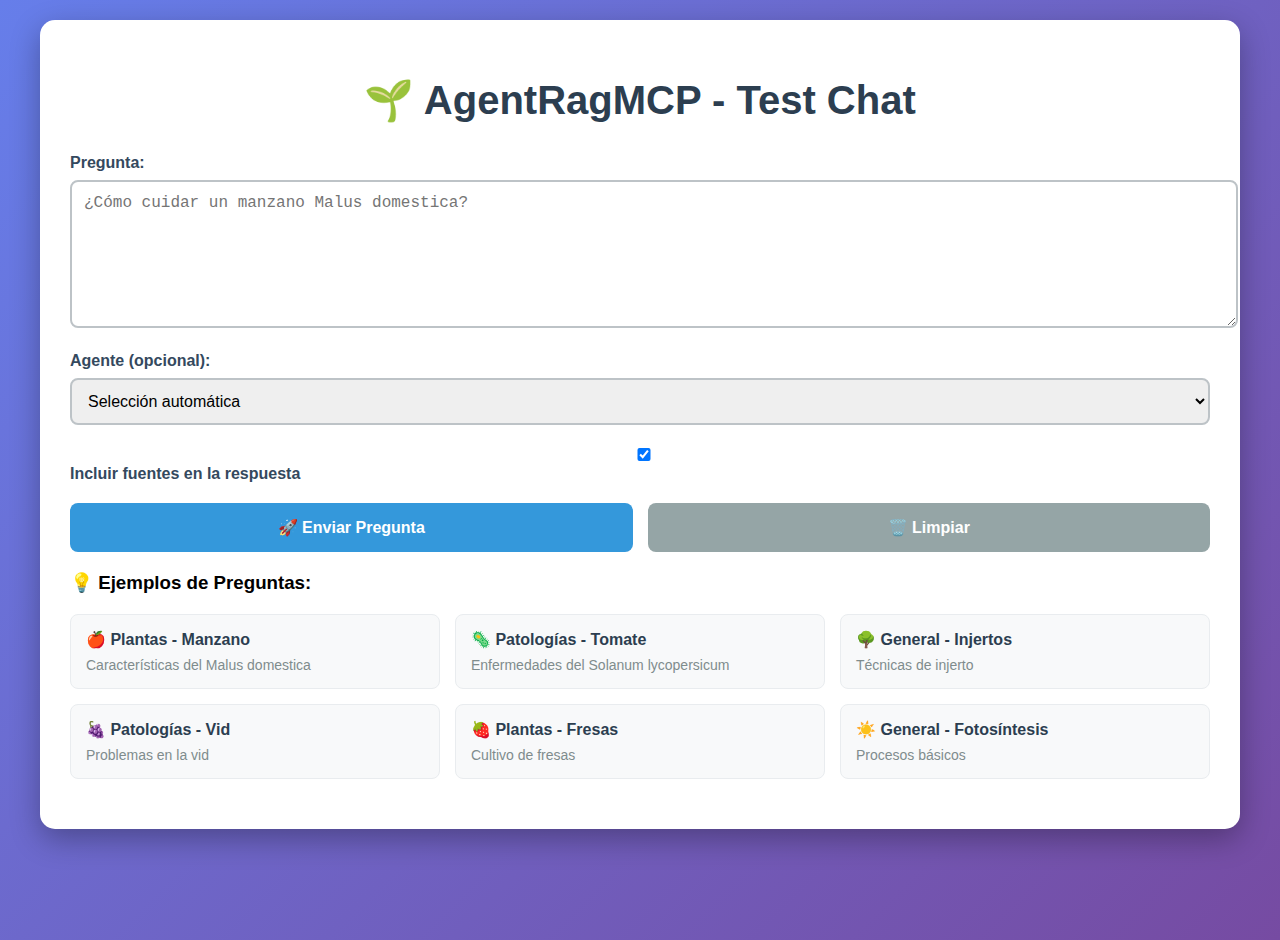
<file: frontend/test_chat.html>
<!DOCTYPE html>
<html lang="es">
<head>
    <meta charset="UTF-8">
    <meta name="viewport" content="width=device-width, initial-scale=1.0">
    <title>AgentRagMCP - Test Chat</title>
    <style>
        body {
            font-family: 'Segoe UI', Tahoma, Geneva, Verdana, sans-serif;
            max-width: 1200px;
            margin: 0 auto;
            padding: 20px;
            background: linear-gradient(135deg, #667eea 0%, #764ba2 100%);
            min-height: 100vh;
        }
        
        .container {
            background: white;
            border-radius: 15px;
            padding: 30px;
            box-shadow: 0 10px 30px rgba(0,0,0,0.3);
        }
        
        h1 {
            color: #2c3e50;
            text-align: center;
            margin-bottom: 30px;
            font-size: 2.5em;
        }
        
        .form-group {
            margin-bottom: 20px;
        }
        
        label {
            display: block;
            margin-bottom: 8px;
            font-weight: bold;
            color: #34495e;
        }
        
        textarea, select, input {
            width: 100%;
            padding: 12px;
            border: 2px solid #bdc3c7;
            border-radius: 8px;
            font-size: 16px;
            transition: border-color 0.3s;
        }
        
        textarea:focus, select:focus, input:focus {
            outline: none;
            border-color: #3498db;
        }
        
        textarea {
            height: 120px;
            resize: vertical;
        }
        
        .button-group {
            display: flex;
            gap: 15px;
            margin: 20px 0;
        }
        
        button {
            flex: 1;
            padding: 15px 25px;
            border: none;
            border-radius: 8px;
            font-size: 16px;
            font-weight: bold;
            cursor: pointer;
            transition: all 0.3s;
        }
        
        .btn-primary {
            background: #3498db;
            color: white;
        }
        
        .btn-primary:hover {
            background: #2980b9;
            transform: translateY(-2px);
        }
        
        .btn-secondary {
            background: #95a5a6;
            color: white;
        }
        
        .btn-secondary:hover {
            background: #7f8c8d;
        }
        
        .examples {
            display: grid;
            grid-template-columns: repeat(auto-fit, minmax(300px, 1fr));
            gap: 15px;
            margin: 20px 0;
        }
        
        .example-card {
            background: #f8f9fa;
            border: 1px solid #e9ecef;
            border-radius: 8px;
            padding: 15px;
            cursor: pointer;
            transition: all 0.3s;
        }
        
        .example-card:hover {
            background: #e3f2fd;
            border-color: #3498db;
            transform: translateY(-2px);
        }
        
        .example-title {
            font-weight: bold;
            color: #2c3e50;
            margin-bottom: 8px;
        }
        
        .example-text {
            color: #7f8c8d;
            font-size: 14px;
        }
        
        .response-container {
            margin-top: 30px;
            padding: 20px;
            background: #f8f9fa;
            border-radius: 8px;
            border-left: 4px solid #3498db;
        }
        
        .response-header {
            display: flex;
            justify-content: space-between;
            align-items: center;
            margin-bottom: 15px;
        }
        
        .agent-info {
            background: #3498db;
            color: white;
            padding: 5px 15px;
            border-radius: 20px;
            font-size: 12px;
            font-weight: bold;
        }
        
        .confidence-bar {
            width: 100px;
            height: 10px;
            background: #ecf0f1;
            border-radius: 5px;
            overflow: hidden;
        }
        
        .confidence-fill {
            height: 100%;
            background: linear-gradient(90deg, #e74c3c, #f39c12, #27ae60);
            transition: width 0.5s;
        }
        
        .answer {
            background: white;
            padding: 20px;
            border-radius: 8px;
            margin: 15px 0;
            line-height: 1.6;
        }
        
        .sources {
            margin-top: 15px;
        }
        
        .source-item {
            background: #ffffff;
            border: 1px solid #e9ecef;
            border-radius: 5px;
            padding: 10px;
            margin: 8px 0;
            font-size: 12px;
        }
        
        .metadata {
            display: grid;
            grid-template-columns: repeat(auto-fit, minmax(150px, 1fr));
            gap: 10px;
            margin-top: 15px;
            font-size: 12px;
        }
        
        .metadata-item {
            background: white;
            padding: 8px;
            border-radius: 5px;
            text-align: center;
        }
        
        .loading {
            display: none;
            text-align: center;
            margin: 20px 0;
        }
        
        .spinner {
            border: 4px solid #f3f3f3;
            border-top: 4px solid #3498db;
            border-radius: 50%;
            width: 40px;
            height: 40px;
            animation: spin 1s linear infinite;
            margin: 0 auto 10px;
        }
        
        @keyframes spin {
            0% { transform: rotate(0deg); }
            100% { transform: rotate(360deg); }
        }
        
        .error {
            background: #e74c3c;
            color: white;
            padding: 15px;
            border-radius: 8px;
            margin: 15px 0;
        }
    </style>
</head>
<body>
    <div class="container">
        <h1>🌱 AgentRagMCP - Test Chat</h1>
        
        <form id="chatForm">
            <div class="form-group">
                <label for="question">Pregunta:</label>
                <textarea id="question" name="question" placeholder="¿Cómo cuidar un manzano Malus domestica?" required></textarea>
            </div>
            
            <div class="form-group">
                <label for="agentType">Agente (opcional):</label>
                <select id="agentType" name="agentType">
                    <option value="">Selección automática</option>
                    <option value="plants">Plants Agent (Información general)</option>
                    <option value="pathology">Pathology Agent (Enfermedades)</option>
                    <option value="general">General Agent (Consultas generales)</option>
                </select>
            </div>
            
            <div class="form-group">
                <label>
                    <input type="checkbox" id="includeSources" checked>
                    Incluir fuentes en la respuesta
                </label>
            </div>
            
            <div class="button-group">
                <button type="submit" class="btn-primary">🚀 Enviar Pregunta</button>
                <button type="button" class="btn-secondary" onclick="clearAll()">🗑️ Limpiar</button>
            </div>
        </form>
        
        <h3>💡 Ejemplos de Preguntas:</h3>
        <div class="examples">
            <div class="example-card" onclick="setExample('¿Cuáles son las características principales del Malus domestica?', 'plants')">
                <div class="example-title">🍎 Plantas - Manzano</div>
                <div class="example-text">Características del Malus domestica</div>
            </div>
            
            <div class="example-card" onclick="setExample('¿Qué enfermedades afectan al tomate y cómo tratarlas?', 'pathology')">
                <div class="example-title">🦠 Patologías - Tomate</div>
                <div class="example-text">Enfermedades del Solanum lycopersicum</div>
            </div>
            
            <div class="example-card" onclick="setExample('¿Cómo hacer un injerto en árboles frutales?', 'general')">
                <div class="example-title">🌳 General - Injertos</div>
                <div class="example-text">Técnicas de injerto</div>
            </div>
            
            <div class="example-card" onclick="setExample('Tratamiento para el oidio en Vitis vinifera', 'pathology')">
                <div class="example-title">🍇 Patologías - Vid</div>
                <div class="example-text">Problemas en la vid</div>
            </div>
            
            <div class="example-card" onclick="setExample('¿Cuándo plantar fresas Fragaria vesca?', 'plants')">
                <div class="example-title">🍓 Plantas - Fresas</div>
                <div class="example-text">Cultivo de fresas</div>
            </div>
            
            <div class="example-card" onclick="setExample('¿Qué es la fotosíntesis y cómo funciona?', 'general')">
                <div class="example-title">☀️ General - Fotosíntesis</div>
                <div class="example-text">Procesos básicos</div>
            </div>
        </div>
        
        <div class="loading" id="loading">
            <div class="spinner"></div>
            <p>Procesando pregunta...</p>
        </div>
        
        <div id="response"></div>
    </div>

    <script>
        const API_BASE = 'http://localhost:8000';
        
        function setExample(question, agentType) {
            document.getElementById('question').value = question;
            document.getElementById('agentType').value = agentType;
        }
        
        function clearAll() {
            document.getElementById('question').value = '';
            document.getElementById('agentType').value = '';
            document.getElementById('includeSources').checked = true;
            document.getElementById('response').innerHTML = '';
        }
        
        document.getElementById('chatForm').addEventListener('submit', async function(e) {
            e.preventDefault();
            
            const question = document.getElementById('question').value.trim();
            const agentType = document.getElementById('agentType').value;
            const includeSources = document.getElementById('includeSources').checked;
            
            if (!question) {
                alert('Por favor, introduce una pregunta.');
                return;
            }
            
            // Mostrar loading
            document.getElementById('loading').style.display = 'block';
            document.getElementById('response').innerHTML = '';
            
            try {
                const requestBody = {
                    question: question,
                    include_sources: includeSources,
                    language: 'es'
                };
                
                if (agentType) {
                    requestBody.agent_type = agentType;
                }
                
                const response = await fetch(`${API_BASE}/chat/`, {
                    method: 'POST',
                    headers: {
                        'Content-Type': 'application/json',
                    },
                    body: JSON.stringify(requestBody)
                });
                
                const data = await response.json();
                
                if (response.ok) {
                    displayResponse(data);
                } else {
                    displayError(data.detail || 'Error desconocido');
                }
                
            } catch (error) {
                displayError('Error de conexión: ' + error.message);
            } finally {
                document.getElementById('loading').style.display = 'none';
            }
        });
        
        function displayResponse(data) {
            const responseDiv = document.getElementById('response');
            
            const confidence = data.confidence || 0;
            const confidencePercent = Math.round(confidence * 100);
            
            responseDiv.innerHTML = `
                <div class="response-container">
                    <div class="response-header">
                        <div class="agent-info">${data.agent_type.toUpperCase()} AGENT</div>
                        <div>
                            <small>Confianza: ${confidencePercent}%</small>
                            <div class="confidence-bar">
                                <div class="confidence-fill" style="width: ${confidencePercent}%"></div>
                            </div>
                        </div>
                    </div>
                    
                    <div class="answer">
                        <strong>🤖 Respuesta:</strong><br>
                        ${data.answer.replace(/\n/g, '<br>')}
                    </div>
                    
                    ${data.sources && data.sources.length > 0 ? `
                        <div class="sources">
                            <strong>📚 Fuentes utilizadas:</strong>
                            ${data.sources.map(source => `
                                <div class="source-item">
                                    <strong>Contenido:</strong> ${source.content}<br>
                                    <strong>Metadatos:</strong> ${JSON.stringify(source.metadata, null, 2)}
                                </div>
                            `).join('')}
                        </div>
                    ` : ''}
                    
                    <div class="metadata">
                        <div class="metadata-item">
                            <strong>Sesión</strong><br>
                            ${data.session_id.substring(0, 8)}...
                        </div>
                        <div class="metadata-item">
                            <strong>Temática</strong><br>
                            ${data.topic}
                        </div>
                        <div class="metadata-item">
                            <strong>Tiempo</strong><br>
                            ${data.response_time ? (data.response_time * 1000).toFixed(0) + 'ms' : 'N/A'}
                        </div>
                        <div class="metadata-item">
                            <strong>Timestamp</strong><br>
                            ${new Date(data.timestamp).toLocaleTimeString()}
                        </div>
                    </div>
                </div>
            `;
        }
        
        function displayError(errorMessage) {
            const responseDiv = document.getElementById('response');
            responseDiv.innerHTML = `
                <div class="error">
                    <strong>❌ Error:</strong> ${errorMessage}
                </div>
            `;
        }
        
        // Health check al cargar la página
        async function checkHealth() {
            try {
                const response = await fetch(`${API_BASE}/health`);
                const data = await response.json();
                console.log('Sistema:', data);
            } catch (error) {
                console.warn('Sistema no disponible:', error);
            }
        }
        
        checkHealth();
    </script>
</body>
</html>
</file>
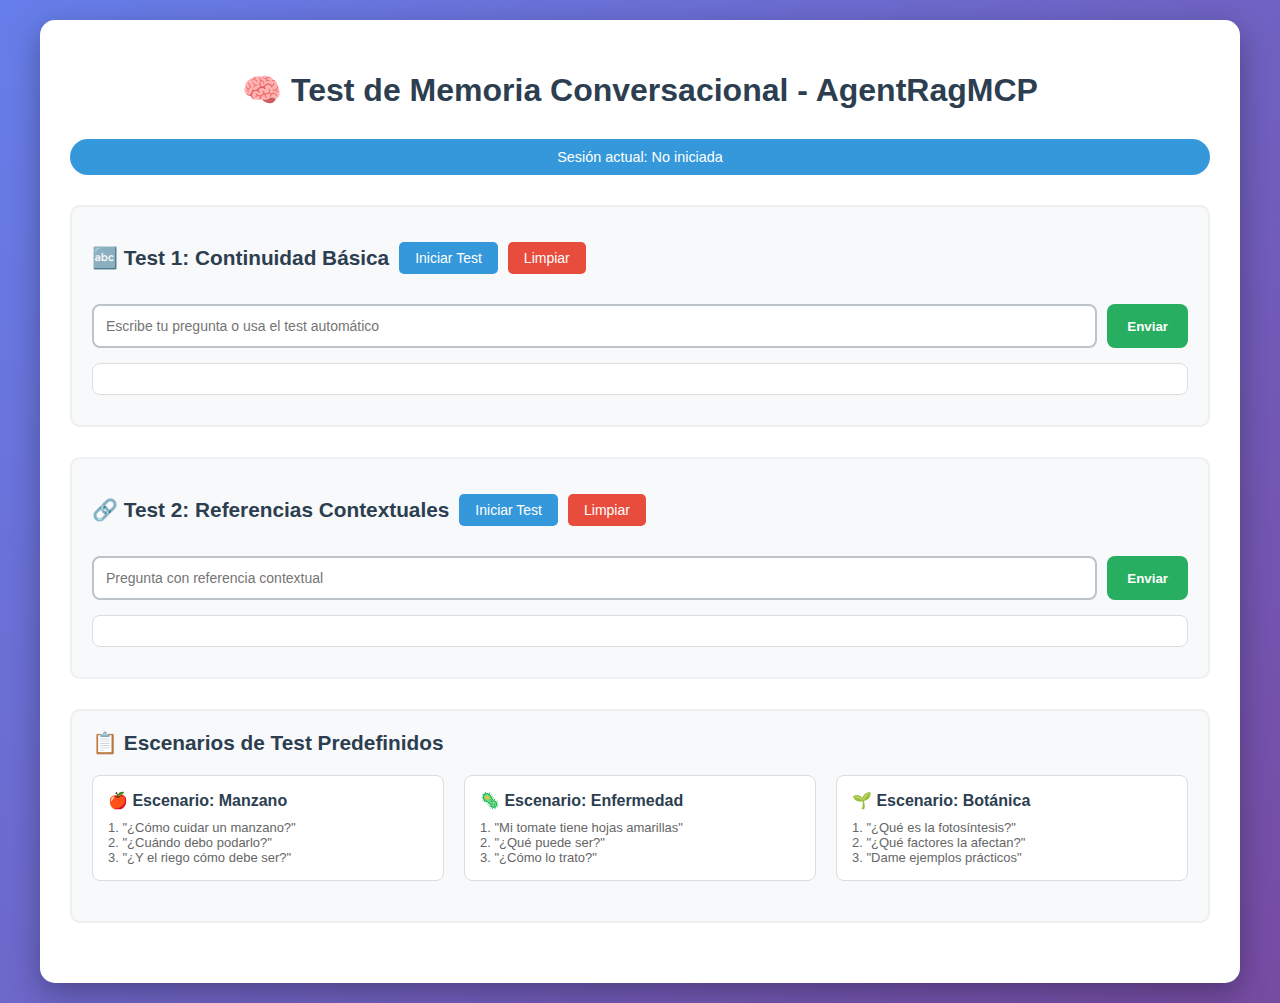
<file: frontend/test_memoria.html>
<!DOCTYPE html>
<html lang="es">
<head>
    <meta charset="UTF-8">
    <meta name="viewport" content="width=device-width, initial-scale=1.0">
    <title>Test Memoria Conversacional - AgentRagMCP</title>
    <style>
        body {
            font-family: 'Segoe UI', Tahoma, Geneva, Verdana, sans-serif;
            max-width: 1200px;
            margin: 0 auto;
            padding: 20px;
            background: linear-gradient(135deg, #667eea 0%, #764ba2 100%);
            min-height: 100vh;
        }
        
        .container {
            background: white;
            border-radius: 15px;
            padding: 30px;
            box-shadow: 0 10px 30px rgba(0,0,0,0.3);
        }
        
        h1 {
            color: #2c3e50;
            text-align: center;
            margin-bottom: 30px;
        }
        
        .test-section {
            margin: 30px 0;
            padding: 20px;
            border: 2px solid #ecf0f1;
            border-radius: 10px;
            background: #f8f9fa;
        }
        
        .test-title {
            font-size: 1.3em;
            font-weight: bold;
            color: #2c3e50;
            margin-bottom: 15px;
            display: flex;
            align-items: center;
            gap: 10px;
        }
        
        .session-info {
            background: #3498db;
            color: white;
            padding: 10px 15px;
            border-radius: 25px;
            font-size: 0.9em;
            margin-bottom: 20px;
            text-align: center;
        }
        
        .question-box {
            display: flex;
            gap: 10px;
            margin: 15px 0;
        }
        
        .question-input {
            flex: 1;
            padding: 12px;
            border: 2px solid #bdc3c7;
            border-radius: 8px;
            font-size: 14px;
        }
        
        .send-btn {
            padding: 12px 20px;
            background: #27ae60;
            color: white;
            border: none;
            border-radius: 8px;
            cursor: pointer;
            font-weight: bold;
        }
        
        .send-btn:hover {
            background: #219a52;
        }
        
        .send-btn:disabled {
            background: #95a5a6;
            cursor: not-allowed;
        }
        
        .conversation {
            max-height: 400px;
            overflow-y: auto;
            border: 1px solid #ddd;
            border-radius: 8px;
            padding: 15px;
            background: white;
            margin: 10px 0;
        }
        
        .message {
            margin: 10px 0;
            padding: 10px;
            border-radius: 8px;
        }
        
        .user-message {
            background: #e3f2fd;
            border-left: 4px solid #2196f3;
        }
        
        .bot-message {
            background: #f1f8e9;
            border-left: 4px solid #4caf50;
        }
        
        .message-meta {
            font-size: 12px;
            color: #666;
            margin-top: 5px;
        }
        
        .test-scenarios {
            display: grid;
            grid-template-columns: repeat(auto-fit, minmax(300px, 1fr));
            gap: 20px;
            margin: 20px 0;
        }
        
        .scenario-card {
            background: white;
            border: 1px solid #ddd;
            border-radius: 8px;
            padding: 15px;
            cursor: pointer;
            transition: all 0.3s;
        }
        
        .scenario-card:hover {
            background: #f0f8ff;
            border-color: #3498db;
        }
        
        .scenario-title {
            font-weight: bold;
            color: #2c3e50;
            margin-bottom: 10px;
        }
        
        .scenario-steps {
            font-size: 13px;
            color: #666;
        }
        
        .results-panel {
            margin-top: 20px;
            padding: 15px;
            background: #f8f9fa;
            border-radius: 8px;
            border: 1px solid #dee2e6;
        }
        
        .success {
            color: #27ae60;
            font-weight: bold;
        }
        
        .warning {
            color: #f39c12;
            font-weight: bold;
        }
        
        .error {
            color: #e74c3c;
            font-weight: bold;
        }
        
        .loading {
            display: none;
            text-align: center;
            margin: 10px 0;
        }
        
        .spinner {
            border: 3px solid #f3f3f3;
            border-top: 3px solid #3498db;
            border-radius: 50%;
            width: 30px;
            height: 30px;
            animation: spin 1s linear infinite;
            margin: 0 auto 10px;
        }
        
        @keyframes spin {
            0% { transform: rotate(0deg); }
            100% { transform: rotate(360deg); }
        }
        
        .controls {
            display: flex;
            gap: 10px;
            margin: 15px 0;
        }
        
        .btn {
            padding: 8px 16px;
            border: none;
            border-radius: 5px;
            cursor: pointer;
            font-size: 14px;
        }
        
        .btn-primary { background: #3498db; color: white; }
        .btn-danger { background: #e74c3c; color: white; }
        .btn-secondary { background: #95a5a6; color: white; }
    </style>
</head>
<body>
    <div class="container">
        <h1>🧠 Test de Memoria Conversacional - AgentRagMCP</h1>
        
        <div class="session-info" id="sessionInfo">
            Sesión actual: <span id="currentSession">No iniciada</span>
        </div>
        
        <!-- Test Básico -->
        <div class="test-section">
            <div class="test-title">
                🔤 Test 1: Continuidad Básica
                <div class="controls">
                    <button class="btn btn-primary" onclick="startBasicTest()">Iniciar Test</button>
                    <button class="btn btn-danger" onclick="clearSession('basic')">Limpiar</button>
                </div>
            </div>
            
            <div class="question-box">
                <input type="text" class="question-input" id="basicQuestion" 
                       placeholder="Escribe tu pregunta o usa el test automático">
                <button class="send-btn" onclick="sendBasicQuestion()">Enviar</button>
            </div>
            
            <div class="conversation" id="basicConversation"></div>
            
            <div class="loading" id="basicLoading">
                <div class="spinner"></div>
                <p>Procesando...</p>
            </div>
        </div>
        
        <!-- Test de Referencia Contextual -->
        <div class="test-section">
            <div class="test-title">
                🔗 Test 2: Referencias Contextuales
                <div class="controls">
                    <button class="btn btn-primary" onclick="startContextTest()">Iniciar Test</button>
                    <button class="btn btn-danger" onclick="clearSession('context')">Limpiar</button>
                </div>
            </div>
            
            <div class="question-box">
                <input type="text" class="question-input" id="contextQuestion" 
                       placeholder="Pregunta con referencia contextual">
                <button class="send-btn" onclick="sendContextQuestion()">Enviar</button>
            </div>
            
            <div class="conversation" id="contextConversation"></div>
            
            <div class="loading" id="contextLoading">
                <div class="spinner"></div>
                <p>Procesando...</p>
            </div>
        </div>
        
        <!-- Escenarios Predefinidos -->
        <div class="test-section">
            <div class="test-title">📋 Escenarios de Test Predefinidos</div>
            
            <div class="test-scenarios">
                <div class="scenario-card" onclick="runScenario(1)">
                    <div class="scenario-title">🍎 Escenario: Manzano</div>
                    <div class="scenario-steps">
                        1. "¿Cómo cuidar un manzano?"<br>
                        2. "¿Cuándo debo podarlo?"<br>
                        3. "¿Y el riego cómo debe ser?"
                    </div>
                </div>
                
                <div class="scenario-card" onclick="runScenario(2)">
                    <div class="scenario-title">🦠 Escenario: Enfermedad</div>
                    <div class="scenario-steps">
                        1. "Mi tomate tiene hojas amarillas"<br>
                        2. "¿Qué puede ser?"<br>
                        3. "¿Cómo lo trato?"
                    </div>
                </div>
                
                <div class="scenario-card" onclick="runScenario(3)">
                    <div class="scenario-title">🌱 Escenario: Botánica</div>
                    <div class="scenario-steps">
                        1. "¿Qué es la fotosíntesis?"<br>
                        2. "¿Qué factores la afectan?"<br>
                        3. "Dame ejemplos prácticos"
                    </div>
                </div>
            </div>
        </div>
        
        <!-- Panel de Resultados -->
        <div class="results-panel" id="resultsPanel" style="display: none;">
            <h3>📊 Resultados del Test</h3>
            <div id="resultsContent"></div>
        </div>
    </div>

    <script>
        const API_BASE = 'http://localhost:8000';
        let currentSessions = {
            basic: null,
            context: null,
            scenario: null
        };
        
        // Actualizar display de sesión
        function updateSessionDisplay() {
            const sessionInfo = document.getElementById('currentSession');
            const activeSessions = Object.entries(currentSessions)
                .filter(([key, value]) => value !== null)
                .map(([key, value]) => `${key}: ${value.substring(0, 8)}...`);
            
            if (activeSessions.length > 0) {
                sessionInfo.textContent = activeSessions.join(', ');
            } else {
                sessionInfo.textContent = 'No iniciada';
            }
        }
        
        // Función genérica para enviar preguntas
        async function sendQuestion(question, sessionType, conversationId, loadingId) {
            const conversationDiv = document.getElementById(conversationId);
            const loadingDiv = document.getElementById(loadingId);
            
            // Mostrar pregunta del usuario
            addMessage(conversationDiv, question, 'user');
            
            // Mostrar loading
            loadingDiv.style.display = 'block';
            
            try {
                const requestBody = {
                    question: question,
                    include_sources: true
                };
                
                // Usar sesión existente si la hay
                if (currentSessions[sessionType]) {
                    requestBody.session_id = currentSessions[sessionType];
                }
                
                const response = await fetch(`${API_BASE}/chat/`, {
                    method: 'POST',
                    headers: {
                        'Content-Type': 'application/json',
                    },
                    body: JSON.stringify(requestBody)
                });
                
                const data = await response.json();
                
                if (response.ok) {
                    // Guardar session_id para siguientes preguntas
                    currentSessions[sessionType] = data.session_id;
                    updateSessionDisplay();
                    
                    // Mostrar respuesta
                    addMessage(conversationDiv, data.answer, 'bot', {
                        agent: data.agent_type,
                        confidence: data.confidence,
                        session: data.session_id.substring(0, 8)
                    });
                    
                } else {
                    addMessage(conversationDiv, `Error: ${data.detail}`, 'error');
                }
                
            } catch (error) {
                addMessage(conversationDiv, `Error de conexión: ${error.message}`, 'error');
            } finally {
                loadingDiv.style.display = 'none';
            }
        }
        
        // Agregar mensaje a la conversación
        function addMessage(container, text, type, meta = null) {
            const messageDiv = document.createElement('div');
            messageDiv.className = `message ${type}-message`;
            
            const contentDiv = document.createElement('div');
            contentDiv.textContent = text;
            messageDiv.appendChild(contentDiv);
            
            if (meta) {
                const metaDiv = document.createElement('div');
                metaDiv.className = 'message-meta';
                metaDiv.innerHTML = `Agente: ${meta.agent} | Confianza: ${(meta.confidence * 100).toFixed(0)}% | Sesión: ${meta.session}`;
                messageDiv.appendChild(metaDiv);
            }
            
            container.appendChild(messageDiv);
            container.scrollTop = container.scrollHeight;
        }
        
        // Tests específicos
        function sendBasicQuestion() {
            const input = document.getElementById('basicQuestion');
            const question = input.value.trim();
            
            if (!question) return;
            
            sendQuestion(question, 'basic', 'basicConversation', 'basicLoading');
            input.value = '';
        }
        
        function sendContextQuestion() {
            const input = document.getElementById('contextQuestion');
            const question = input.value.trim();
            
            if (!question) return;
            
            sendQuestion(question, 'context', 'contextConversation', 'contextLoading');
            input.value = '';
        }
        
        // Test automático básico
        async function startBasicTest() {
            const questions = [
                "¿Cómo cuidar un manzano Malus domestica?",
                "¿Cuál es la mejor época para plantarlo?", 
                "¿Y qué cuidados necesita en invierno?"
            ];
            
            clearSession('basic');
            
            for (let i = 0; i < questions.length; i++) {
                await new Promise(resolve => setTimeout(resolve, i * 2000)); // Pausa entre preguntas
                await sendQuestion(questions[i], 'basic', 'basicConversation', 'basicLoading');
            }
            
            showResults("Test básico completado. Verifica que las respuestas mantienen contexto.");
        }
        
        // Test de contexto
        async function startContextTest() {
            const questions = [
                "Cuéntame sobre el tomate Solanum lycopersicum",
                "¿Qué enfermedades puede tener?",
                "¿Cómo prevenirlas?",
                "Dame más detalles sobre el tratamiento"
            ];
            
            clearSession('context');
            
            for (let i = 0; i < questions.length; i++) {
                await new Promise(resolve => setTimeout(resolve, i * 2000));
                await sendQuestion(questions[i], 'context', 'contextConversation', 'contextLoading');
            }
            
            showResults("Test de contexto completado. Las preguntas 2-4 dependen del contexto previo.");
        }
        
        // Ejecutar escenario predefinido
        async function runScenario(scenarioNum) {
            const scenarios = {
                1: [
                    "¿Cómo cuidar un manzano?",
                    "¿Cuándo debo podarlo?",
                    "¿Y el riego cómo debe ser?"
                ],
                2: [
                    "Mi tomate tiene hojas amarillas",
                    "¿Qué puede ser?",
                    "¿Cómo lo trato?"
                ],
                3: [
                    "¿Qué es la fotosíntesis?",
                    "¿Qué factores la afectan?",
                    "Dame ejemplos prácticos"
                ]
            };
            
            const questions = scenarios[scenarioNum];
            if (!questions) return;
            
            // Limpiar conversación previa
            const conversationDiv = document.getElementById('basicConversation');
            conversationDiv.innerHTML = '';
            
            // Resetear sesión para escenario
            currentSessions.scenario = null;
            
            for (let i = 0; i < questions.length; i++) {
                await new Promise(resolve => setTimeout(resolve, i * 2000));
                await sendQuestion(questions[i], 'scenario', 'basicConversation', 'basicLoading');
            }
            
            showResults(`Escenario ${scenarioNum} completado. Analiza la continuidad conversacional.`);
        }
        
        // Limpiar sesión
        async function clearSession(sessionType) {
            if (currentSessions[sessionType]) {
                try {
                    await fetch(`${API_BASE}/chat/session/${currentSessions[sessionType]}`, {
                        method: 'DELETE'
                    });
                } catch (error) {
                    console.warn('Error clearing session:', error);
                }
            }
            
            currentSessions[sessionType] = null;
            updateSessionDisplay();
            
            // Limpiar conversación visual
            const conversationIds = {
                basic: 'basicConversation',
                context: 'contextConversation'
            };
            
            if (conversationIds[sessionType]) {
                document.getElementById(conversationIds[sessionType]).innerHTML = '';
            }
        }
        
        // Mostrar resultados
        function showResults(message) {
            const resultsPanel = document.getElementById('resultsPanel');
            const resultsContent = document.getElementById('resultsContent');
            
            resultsContent.innerHTML = `
                <div class="success">✅ ${message}</div>
                <br>
                <strong>Indicadores de Memoria Conversacional Correcta:</strong>
                <ul>
                    <li>Las respuestas se refieren a información de preguntas anteriores</li>
                    <li>Usar pronombres ("lo", "eso", "él") se entiende correctamente</li>
                    <li>No se repite información ya mencionada</li>
                    <li>El contexto se mantiene entre preguntas</li>
                </ul>
            `;
            
            resultsPanel.style.display = 'block';
        }
        
        // Event listeners para Enter
        document.getElementById('basicQuestion').addEventListener('keypress', function(e) {
            if (e.key === 'Enter') sendBasicQuestion();
        });
        
        document.getElementById('contextQuestion').addEventListener('keypress', function(e) {
            if (e.key === 'Enter') sendContextQuestion();
        });
        
        // Inicialización
        updateSessionDisplay();
    </script>
</body>
</html>
</file>
